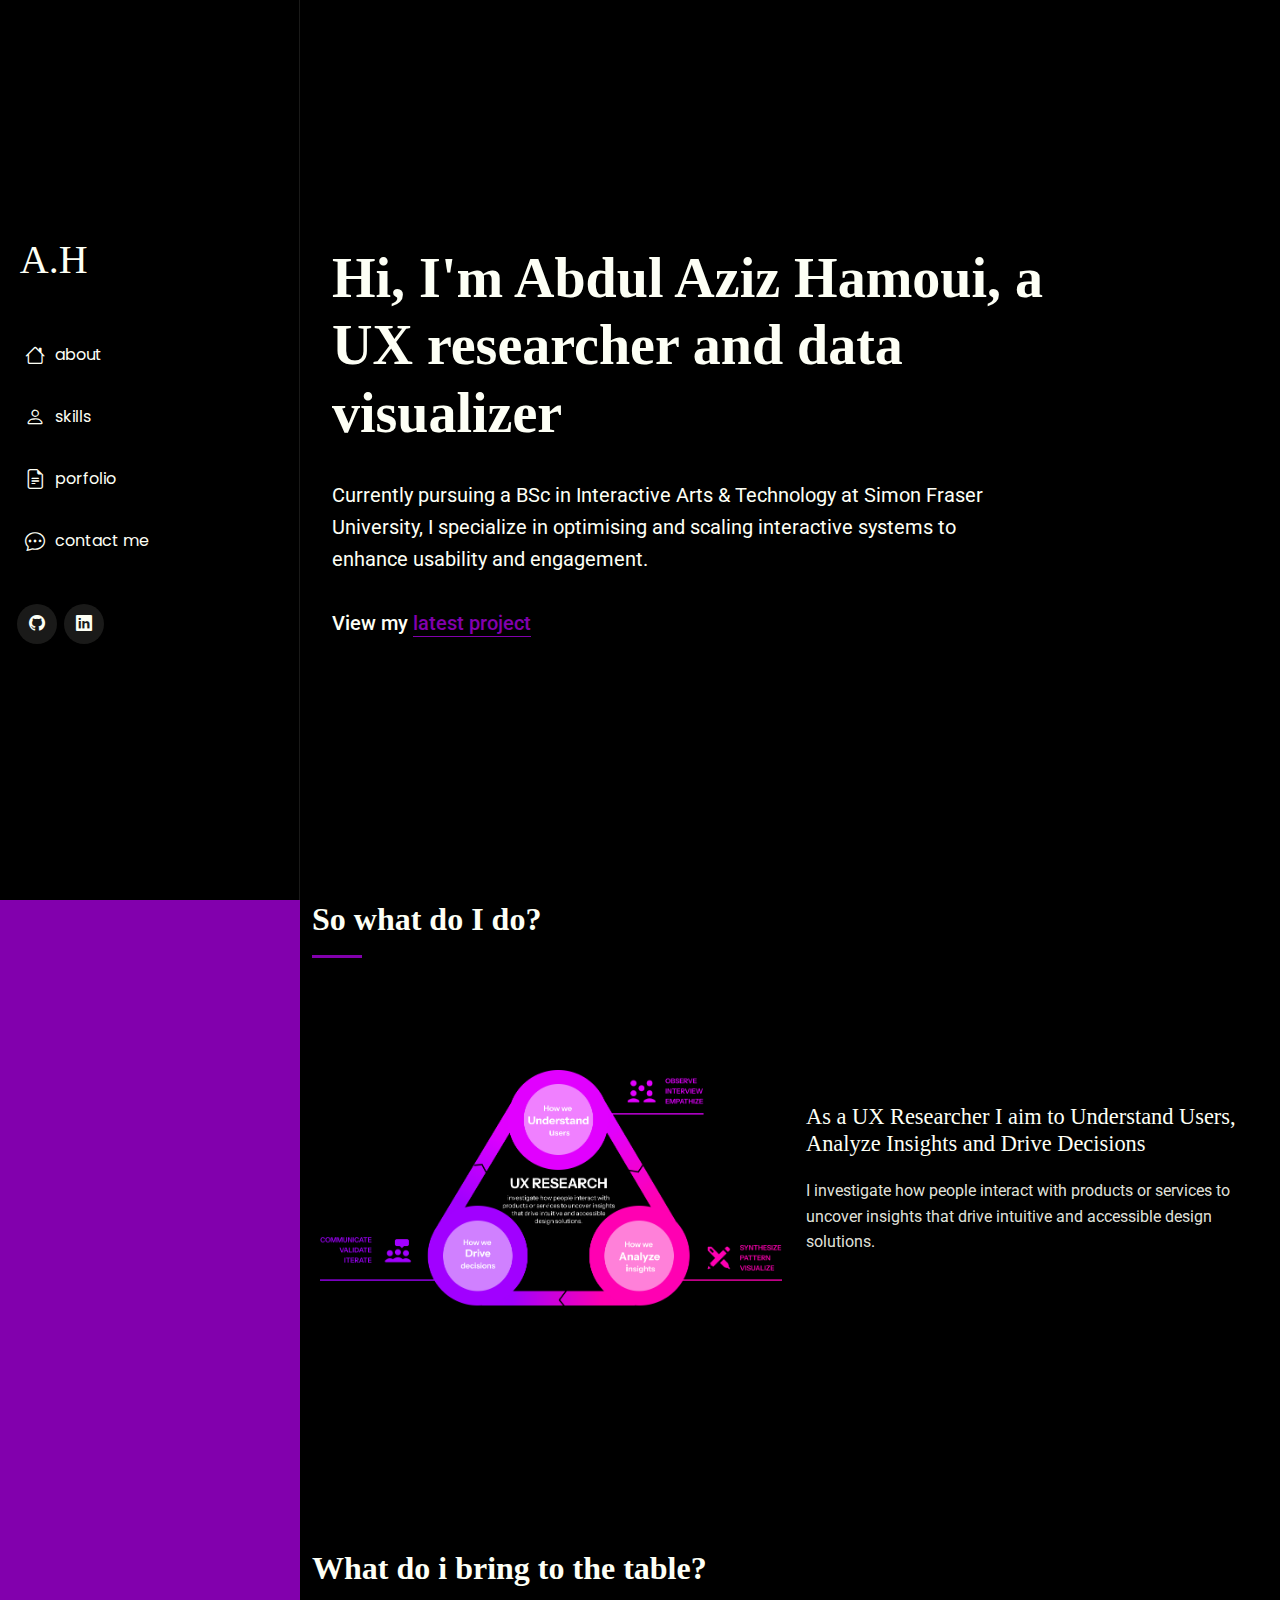
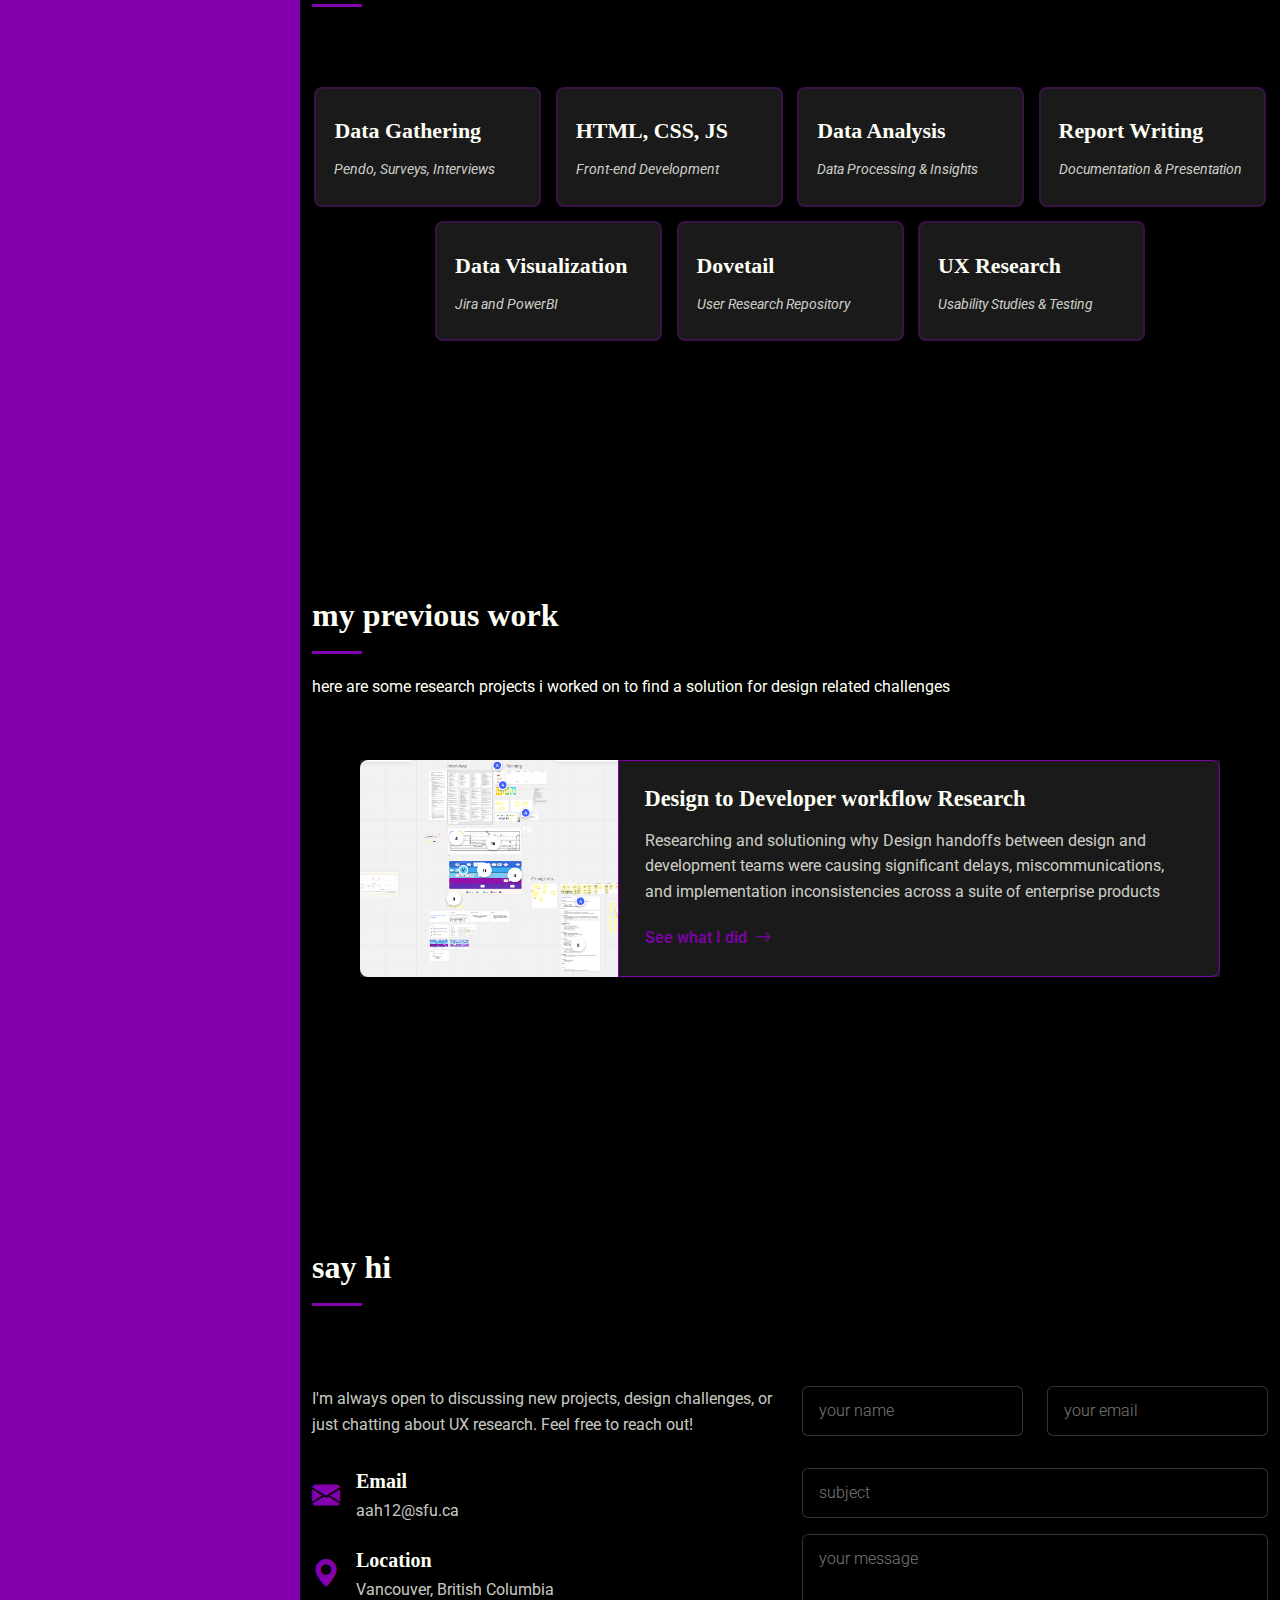
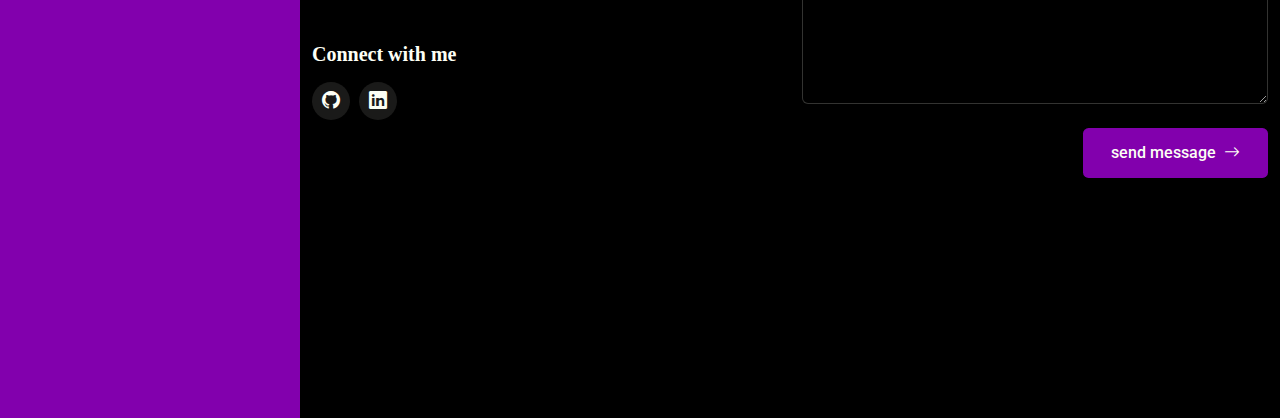
<file: index.html>
<!DOCTYPE html>
<html lang="en">

<head>
  <meta charset="utf-8">
  <meta content="width=device-width, initial-scale=1.0" name="viewport">
  <title>P3: Portfolio</title>

  <link href="https://fonts.googleapis.com" rel="preconnect">
  <link href="https://fonts.gstatic.com" rel="preconnect" crossorigin>
  <link href="https://fonts.googleapis.com/css2?family=Roboto:ital,wght@0,100;0,300;0,400;0,500;0,700;0,900;1,100;1,300;1,400;1,500;1,700;1,900&family=Poppins:ital,wght@0,100;0,200;0,300;0,400;0,500;0,600;0,700;0,800;0,900;1,100;1,200;1,300;1,400;1,500;1,600;1,700;1,800;1,900&family=Raleway:ital,wght@0,100;0,200;0,300;0,400;0,500;0,600;0,700;0,800;0,900;1,100;1,200;1,300;1,400;1,500;1,600;1,700;1,800;1,900&display=swap" rel="stylesheet">

  <!-- Bootstrap CSS Files -->
  <link href="assets/templatefiles/bootstrap/css/bootstrap.min.css" rel="stylesheet">
  <link href="assets/templatefiles/bootstrap-icons/bootstrap-icons.css" rel="stylesheet">

  <link href="assets/css/main.css" rel="stylesheet">

</head>

<body class="index-page">

  <header id="header" class="header dark-background d-flex flex-column">
    <span class="header-toggle d-xl-none bi bi-list"></span>

    <div>
      <a href="index.html#hero"><h1 class="sitename">A.H</h1></a>
  </div>

    <nav id="navmenu" class="navmenu">
      <ul>
        <li><a href="#about" class="active"><span class="bi bi-house navicon"></span>about</a></li>
        <li><a href="#skills"><span class="bi bi-person navicon"></span> skills</a></li>
        <li><a href="#portfolio"><span class="bi bi-file-earmark-text navicon"></span> porfolio</a></li>
        <li><a href="#contact"><span class="bi bi-chat-dots navicon"></span> contact me</a></li>
      </ul>
    </nav>

    <div class="social-links">
      <a href="https://github.com/ZizoHamoui" target="_blank" class="github"><i class="bi bi-github"></i></a>
      <a href="https://www.linkedin.com/in/abdul-aziz-hamoui-52ab751a4/" target="_blank" class="linkedin"><i class="bi bi-linkedin"></i></a>
    </div>

  </header>

  <main class="main">

   <!-- Hero Section -->
<section id="hero" class="hero section dark-background">

  <div class="container hero-container" data-aos="fade-up" data-aos-delay="100">
    <div class="hero-content">
      <h1 class="hero-headline">Hi, I'm Abdul Aziz Hamoui, a UX researcher and data visualizer</h1>
      
      <p class="hero-bio">Currently pursuing a BSc in Interactive Arts & Technology at Simon Fraser University, 
      I specialize in optimising and scaling interactive systems to enhance usability and engagement.</p>
      
      <p class="hero-position">View my <a href="portfolio-details.html" class="company-link">latest project</a></p>
    </div>
  </div>
</section><!-- /Hero Section -->

   <!-- About Section -->
<section id="about" class="about section dark-background">

  <!-- Section Title -->
  <div class="container section-title" data-aos="fade-up">
    <h2>So what do I do?</h2>
  </div><!-- End Section Title -->

  <div class="container">
    <div class="about-content">
      <div class="about-img-container">
        <div class="about-img">
          <img src="assets/img/hero-bg.png" alt="Diagram of ux research" height="400" width="700">
        </div>
      </div>

      <div class="about-text-container">
        <div class="about-descr">
          <h3>As a UX Researcher I aim to Understand Users, Analyze Insights and Drive Decisions </h3>
          <p class="separator">
            I investigate how people interact with products or services to uncover insights that drive 
            intuitive and accessible design solutions.
          </p>
        </div>
      </div>
    </div>
  </div>

</section>
<!-- /About Section -->
 
<!-- Skills Section -->
<section id="skills" class="skills section dark-background">

  <!-- Section Title -->
  <div class="container section-title" data-aos="fade-up">
    <h2>What do i bring to the table?</h2>
  </div><!-- End Section Title -->

  <div class="container" data-aos="fade-up" data-aos-delay="100">
    <div class="skills-tabs">
      <div class="skills-tabs-row">
        <div class="skill-tab" tabindex="0">
          <span class="skill-name">Data Gathering</span>
          <span class="skill-details">Pendo, Surveys, Interviews</span>
        </div>
        <div class="skill-tab" tabindex="0">
          <span class="skill-name">HTML, CSS, JS</span>
          <span class="skill-details">Front-end Development</span>
        </div>
        <div class="skill-tab" tabindex="0">
          <span class="skill-name">Data Analysis</span>
          <span class="skill-details">Data Processing & Insights</span>
        </div>
        <div class="skill-tab" tabindex="0">
          <span class="skill-name">Report Writing</span>
          <span class="skill-details">Documentation & Presentation</span>
        </div>
      </div>
      
      <div class="skills-tabs-row">
        <div class="skill-tab" tabindex="0">
          <span class="skill-name">Data Visualization</span>
          <span class="skill-details">Jira and PowerBI</span>
        </div>
        <div class="skill-tab" tabindex="0">
          <span class="skill-name">Dovetail</span>
          <span class="skill-details">User Research Repository</span>
        </div>
        <div class="skill-tab" tabindex="0">
          <span class="skill-name">UX Research</span>
          <span class="skill-details">Usability Studies & Testing</span>
        </div>
      </div>
    </div>
  </div>

</section><!-- /Skills Section -->

   <!-- Portfolio Section -->
<section id="portfolio" class="portfolio section dark-background">

  <!-- Section Title -->
  <div class="container section-title" data-aos="fade-up">
    <h2>my previous work</h2>
    <p>here are some research projects i worked on to find a solution for design related challenges</p>
  </div><!-- End Section Title -->

  <div class="container">
    <div class="row gy-4" data-aos="fade-up" data-aos-delay="200">

      <!-- Portfolio Item -->
      <div class="col-12 portfolio-item">
        <div class="portfolio-content">
          <div class="portfolio-image">
            <img src="assets/img/portfolio/MainImage.png" alt="Portfolio Item" height="400" width="700">
          </div>
          <div class="portfolio-info">
            <h3>Design to Developer workflow Research</h3>
            <p>Researching and solutioning why Design handoffs between design and development teams were causing 
              significant delays, miscommunications, and implementation inconsistencies across a suite of enterprise products</p>
            <a href="portfolio-details.html" class="details-link">See what I did <i class="bi bi-arrow-right"></i></a>
          </div>
        </div>
      </div><!-- End Portfolio Item -->

    </div><!-- End Row -->
  </div>

</section><!-- End Portfolio Section -->

<section id="contact" class="section dark-background">

  <!-- Section Title -->
  <div class="container section-title" data-aos="fade-up">
    <h2>say hi</h2>
  </div><!-- End Section Title -->

  <div class="container" data-aos="fade-up" data-aos-delay="100">
    <div class="row">
      <div class="col-lg-6">
        <div class="contact-info">
          <p class="contact-intro">I'm always open to discussing new projects, design challenges, or just chatting about UX research. Feel free to reach out!</p>
          
          <div class="contact-method">
            <i class="bi bi-envelope-fill"></i>
            <div>
              <h3>Email</h3>
              <p>aah12@sfu.ca</p>
            </div>
          </div>
          
          <div class="contact-method">
            <i class="bi bi-geo-alt-fill"></i>
            <div>
              <h3>Location</h3>
              <p>Vancouver, British Columbia</p>
            </div>
          </div>
          
          <div class="contact-social">
            <h3>Connect with me</h3>
            <div class="social-links">
              <a href="https://github.com/ZizoHamoui" target="_blank" class="github"><i class="bi bi-github"></i></a>
              <a href="https://www.linkedin.com/in/abdul-aziz-hamoui-52ab751a4/" target="_blank" class="linkedin"><i class="bi bi-linkedin"></i></a>
            </div>
          </div>
        </div>
      </div>
      
      <div class="col-lg-6">
        <form class="contact-form" action="#" method="POST">
          <div class="row">
            <div class="col-md-6 form-group">
              <label for="name" class="visually-hidden">Your Name</label>
              <input type="text" name="name" class="form-control" id="name" placeholder="your name">
            </div>
            <div class="col-md-6 form-group mt-3 mt-md-0">
              <label for="email" class="visually-hidden">Your Email</label>
              <input type="email" class="form-control" name="email" id="email" placeholder="your email">
            </div>
          </div>
          <div class="form-group mt-3">
            <label for="subject" class="visually-hidden">Subject</label>
            <input type="text" class="form-control" name="subject" id="subject" placeholder="subject">
          </div>
          <div class="form-group mt-3">
            <label for="message" class="visually-hidden">Your Message</label>
            <textarea class="form-control" name="message" id="message" rows="5" placeholder="your message"></textarea>
          </div>
          <div class="form-submit mt-4">
            <button type="submit" class="submit-btn">send message <i class="bi bi-arrow-right"></i></button>
          </div>
        </form>
      </div>
    </div>
  </div>

</section>

  </main>

  <!-- Scroll Top -->
  <a href="#" id="scroll-top" class="scroll-top d-flex align-items-center justify-content-center"><i class="bi bi-arrow-up-short"></i></a>

  <!-- Preloader -->
  <div id="preloader"></div>

  <!-- template JS Files -->
  <script src="assets/templatefiles/bootstrap/js/bootstrap.bundle.min.js"></script>
  <script src="assets/templatefiles/aos/aos.js"></script>
  <script src="assets/templatefiles/typed.js/typed.umd.js"></script>
  <script src="assets/templatefiles/purecounter/purecounter_vanilla.js"></script>
  <script src="assets/templatefiles/waypoints/noframework.waypoints.js"></script>
  <script src="assets/templatefiles/glightbox/js/glightbox.min.js"></script>
  <script src="assets/templatefiles/imagesloaded/imagesloaded.pkgd.min.js"></script>
  <script src="assets/templatefiles/isotope-layout/isotope.pkgd.min.js"></script>
  <script src="assets/templatefiles/swiper/swiper-bundle.min.js"></script>

  <!-- Main JS File -->
  <script src="assets/js/main.js"></script>

</body>

</html>
</file>
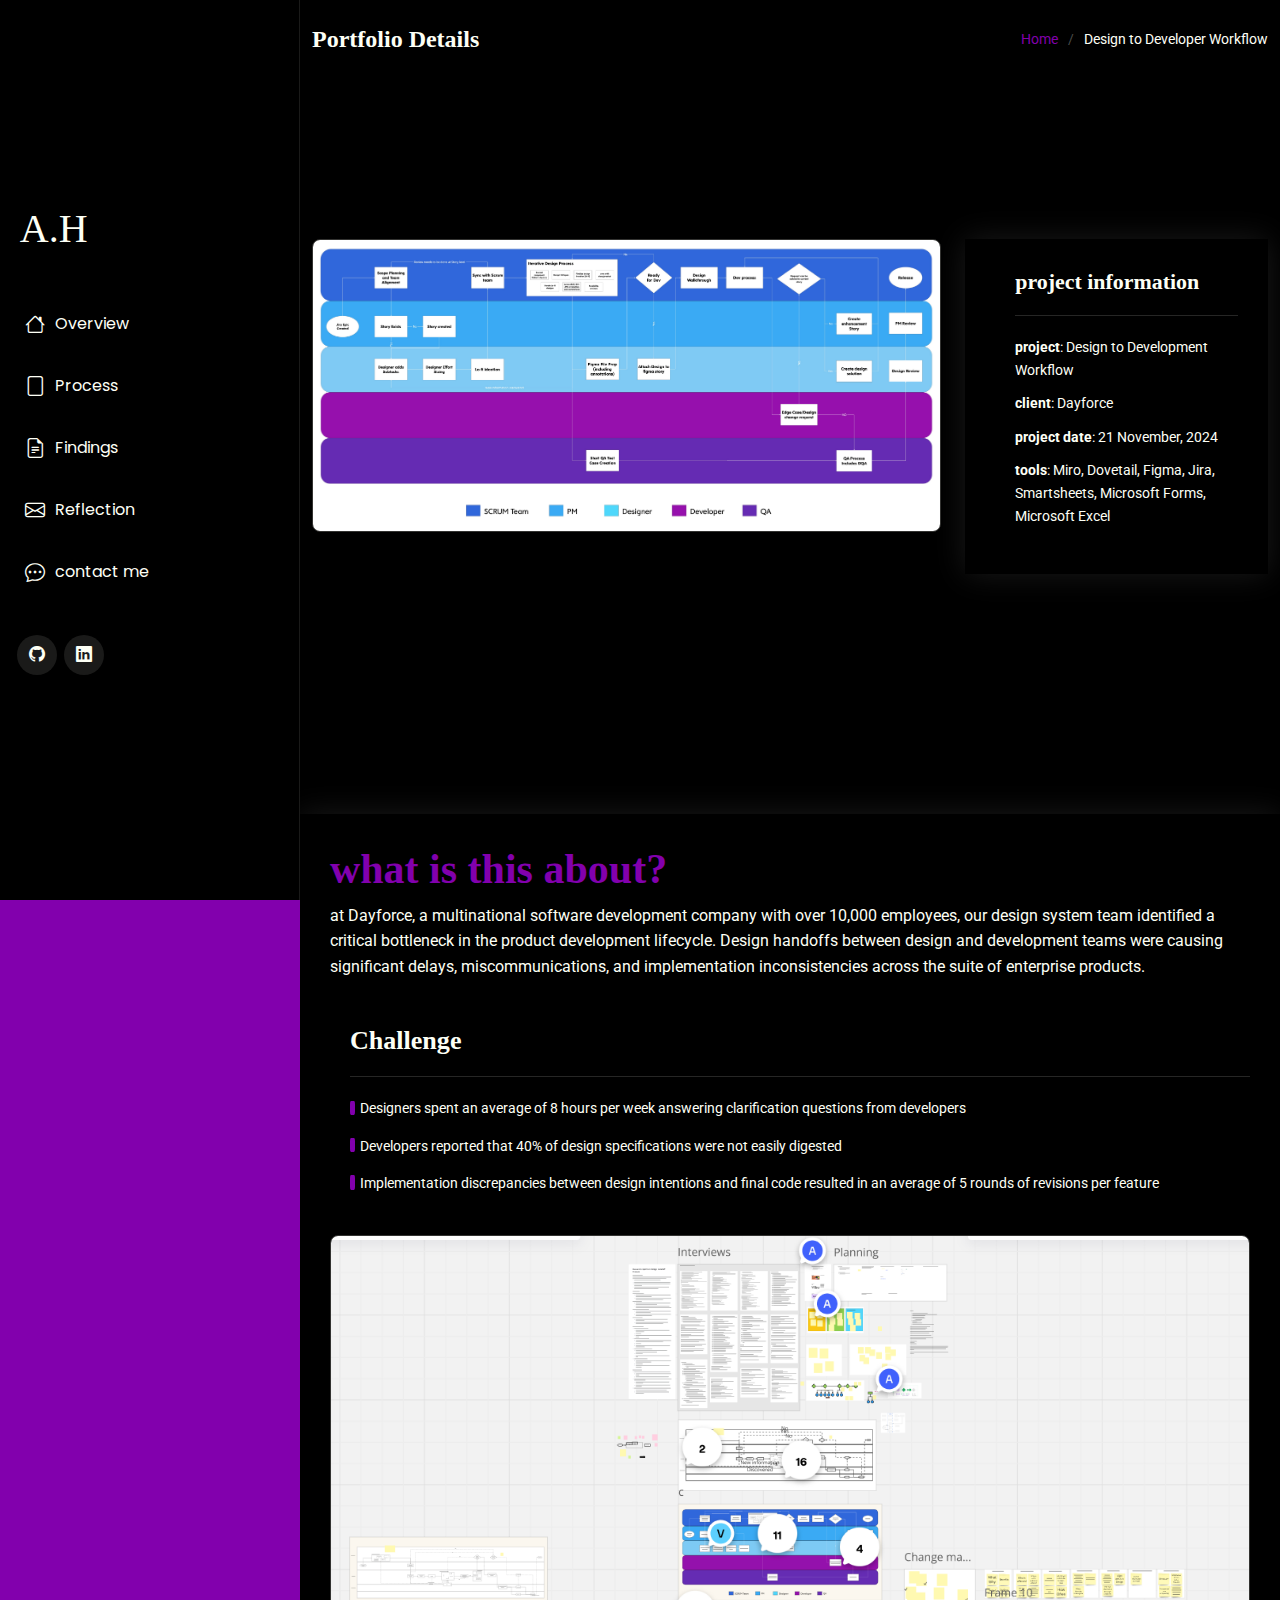
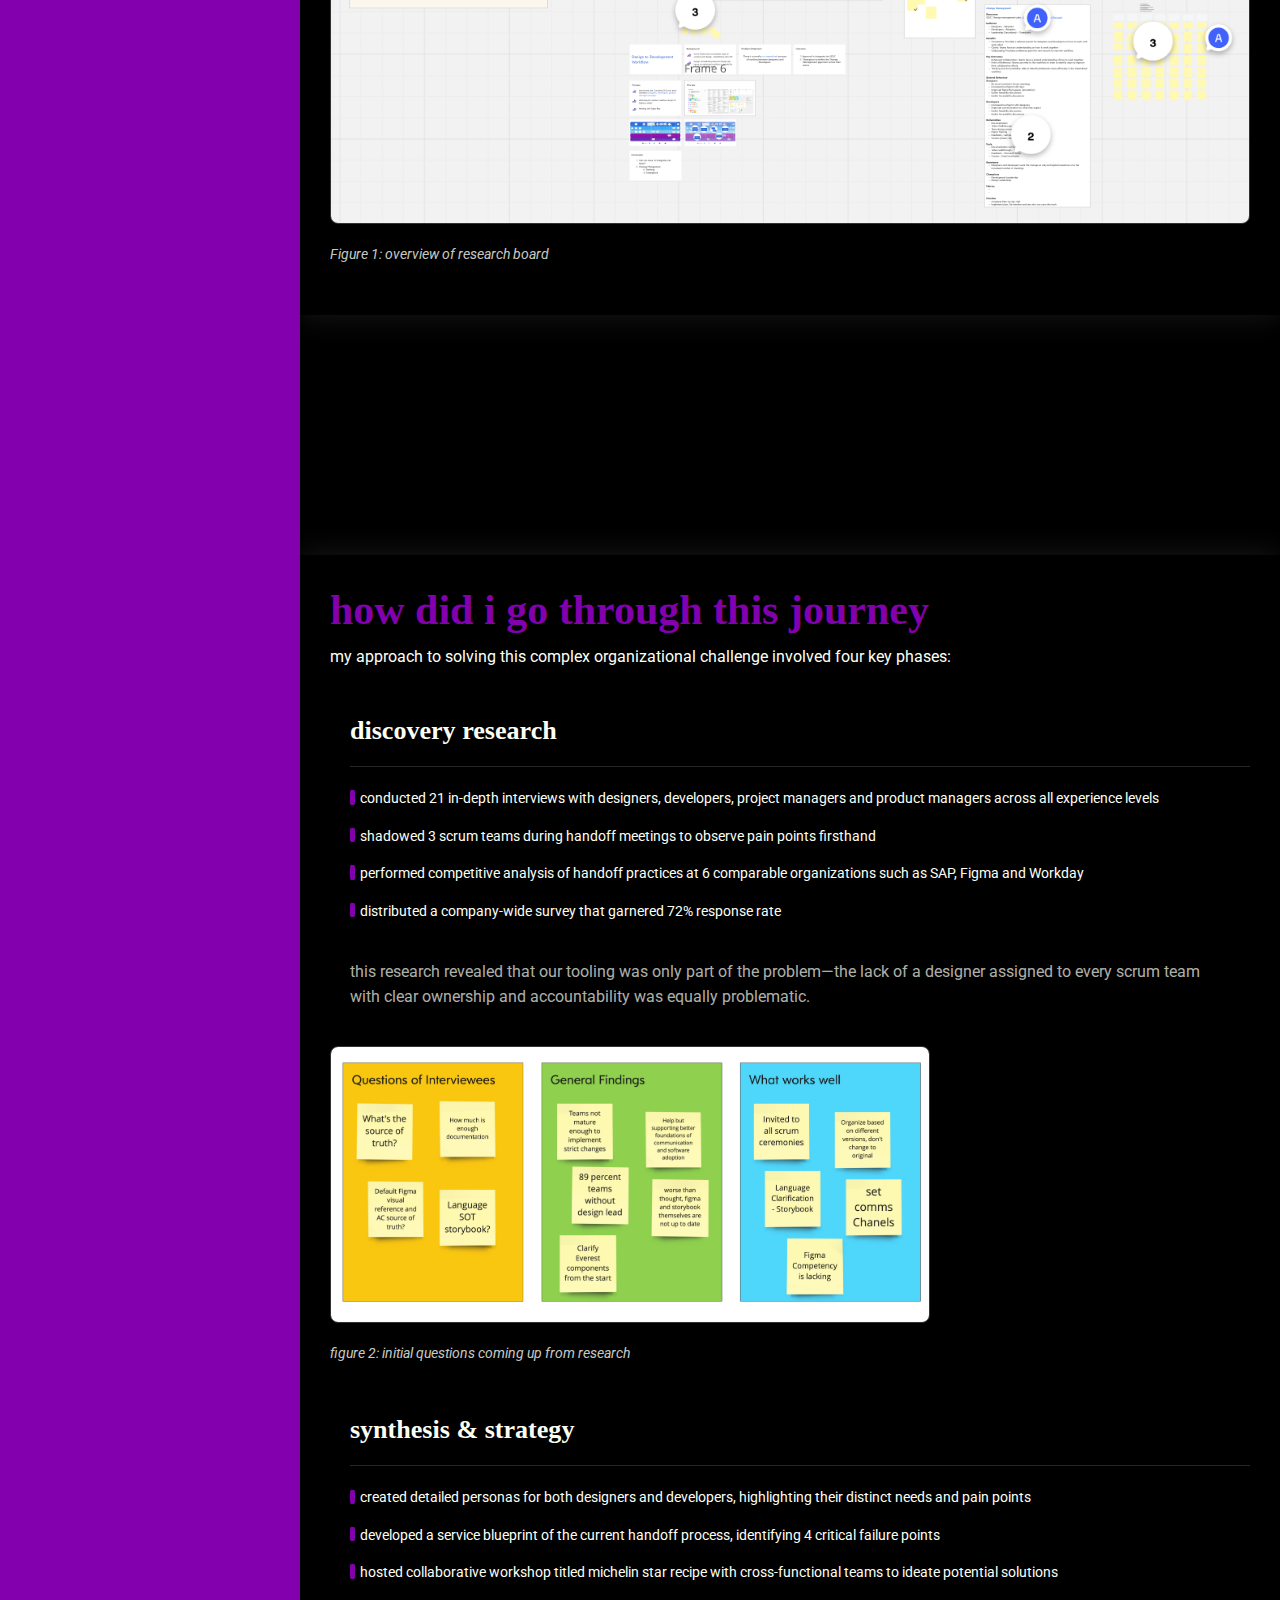
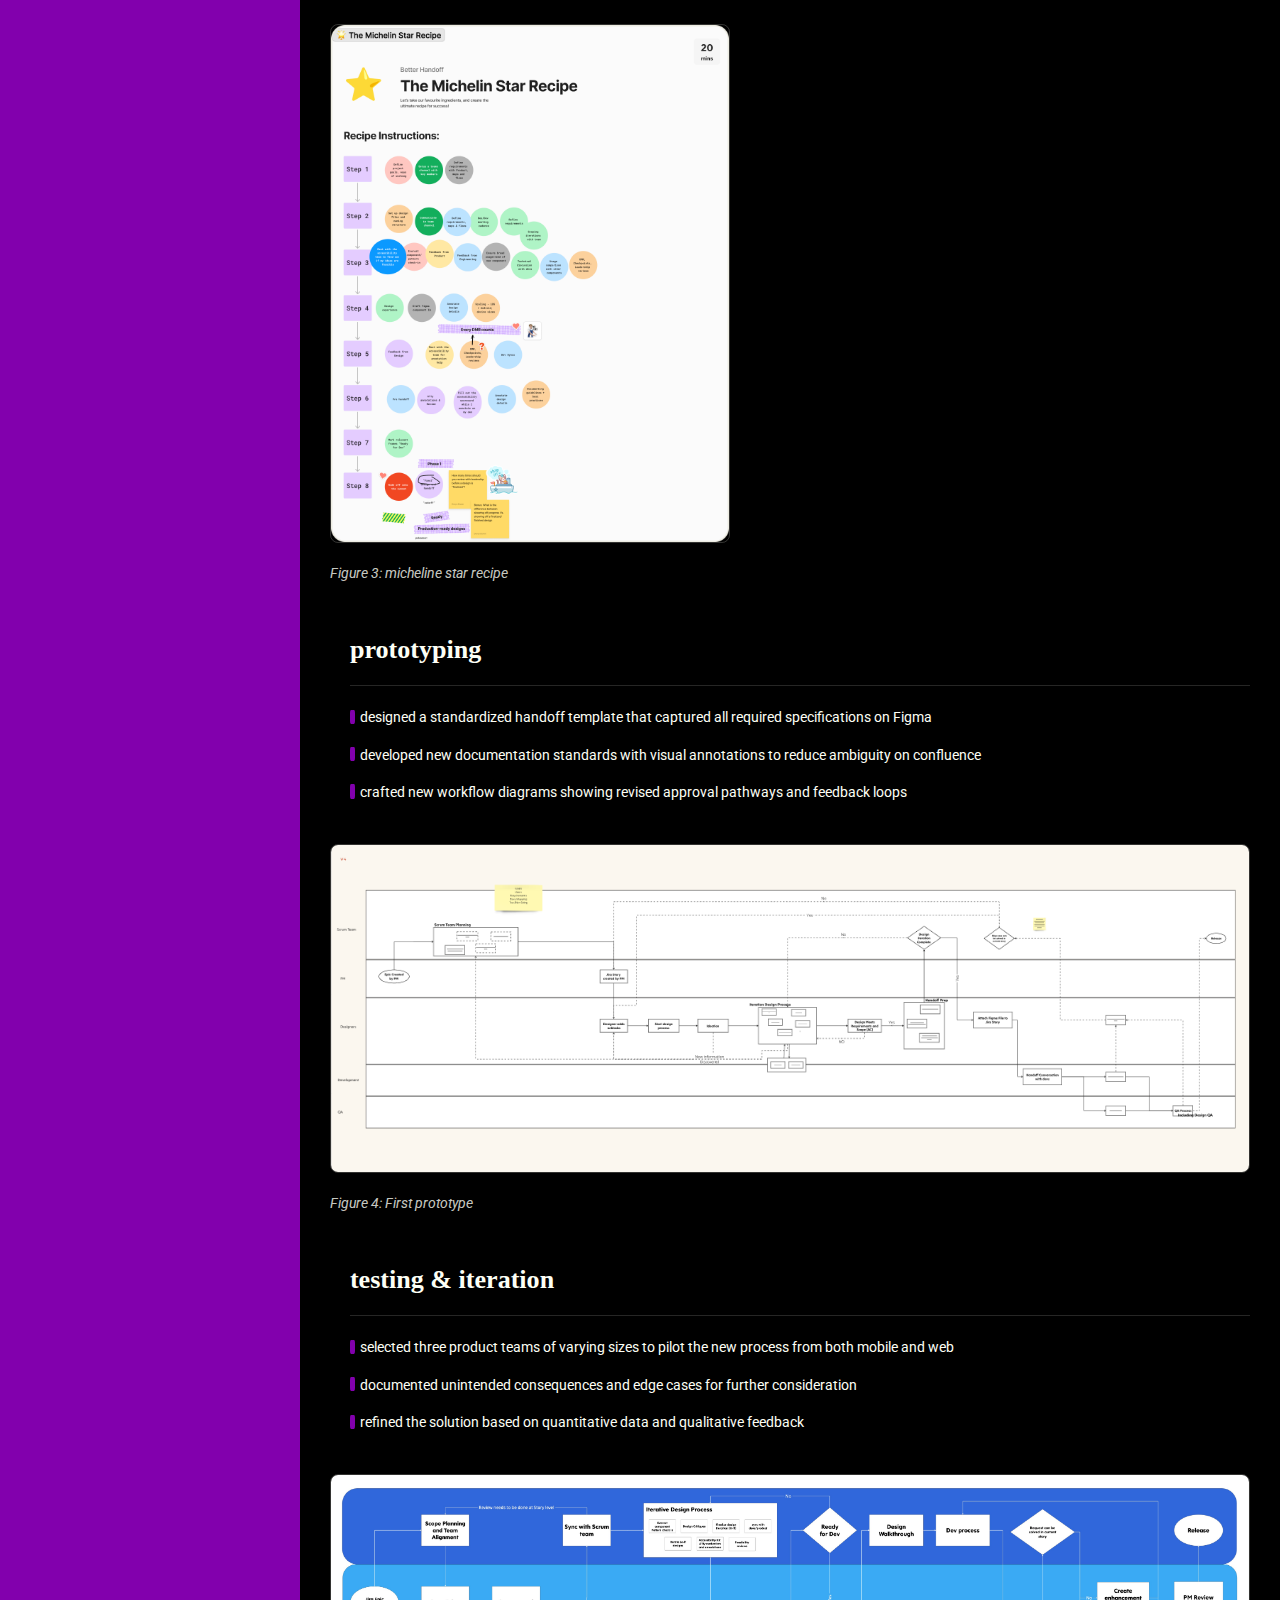
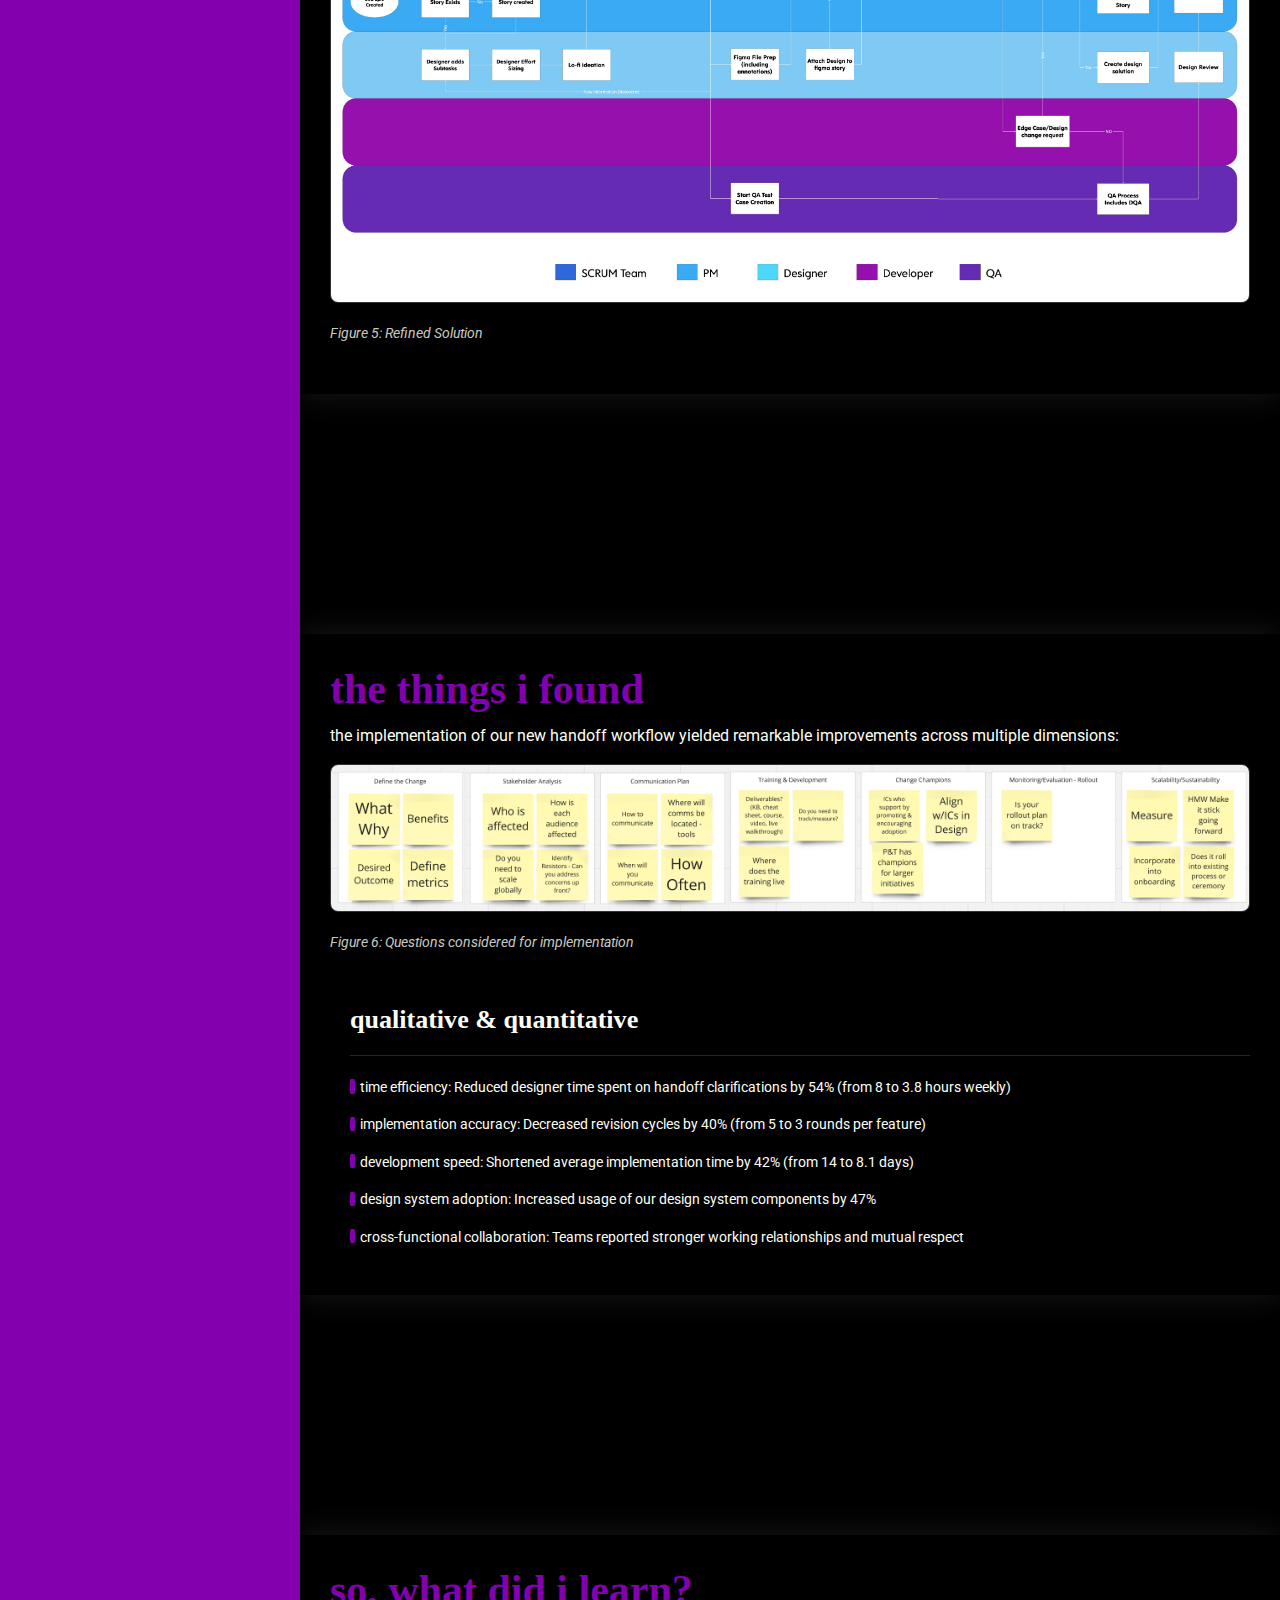
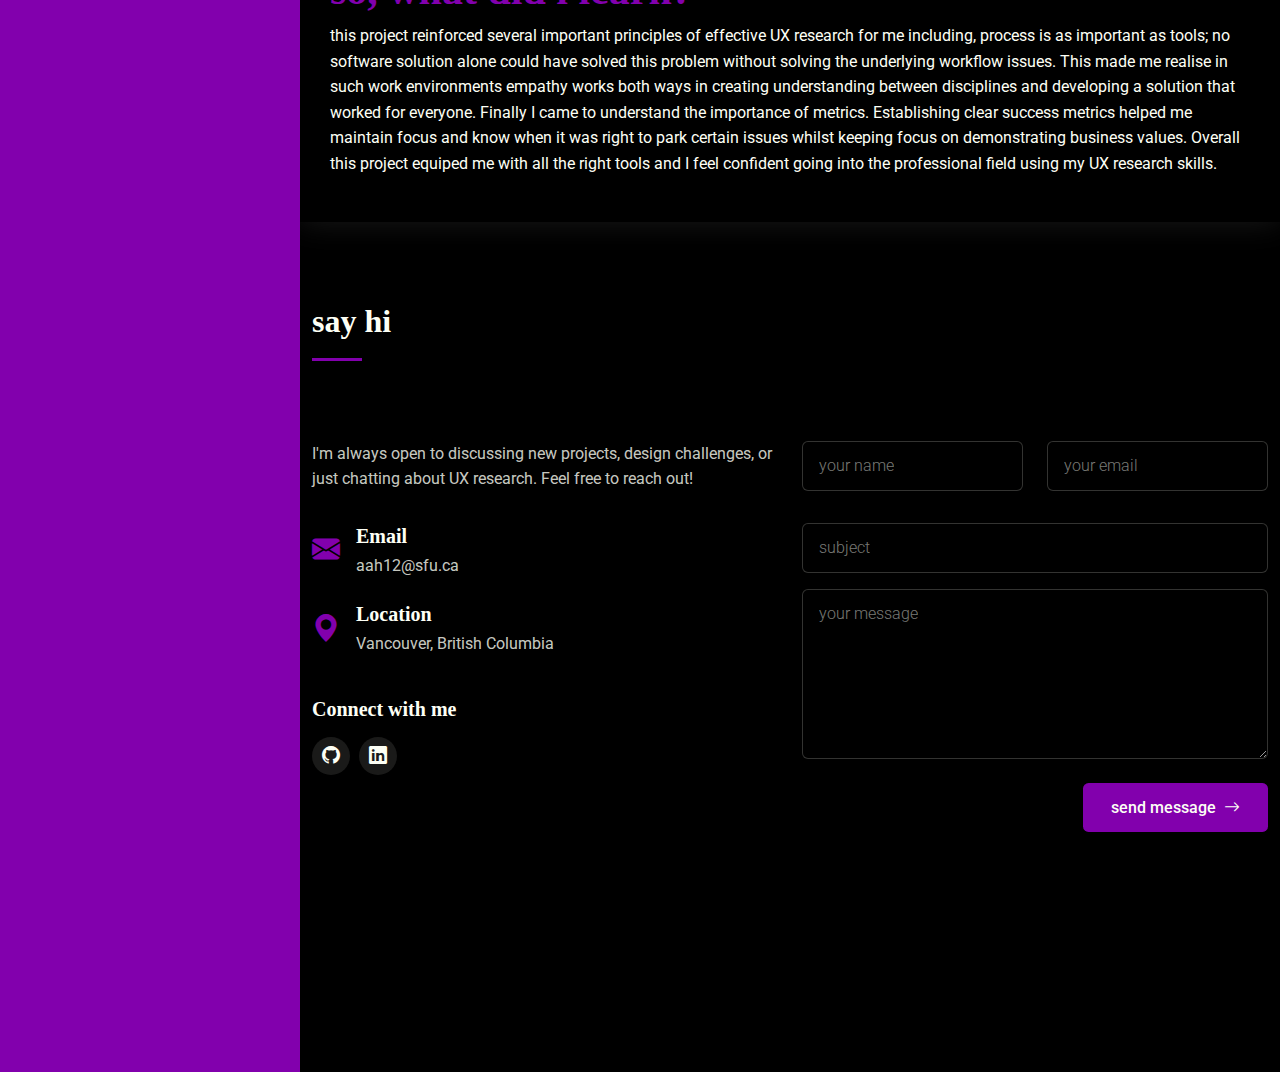
<file: portfolio-details.html>
<!DOCTYPE html>
<html lang="en">

<head>
  <meta charset="utf-8">
  <meta content="width=device-width, initial-scale=1.0" name="viewport">
  <title>P3: Portfolio</title>

  <link href="https://fonts.googleapis.com" rel="preconnect">
  <link href="https://fonts.gstatic.com" rel="preconnect" crossorigin>
  <link href="https://fonts.googleapis.com/css2?family=Roboto:ital,wght@0,100;0,300;0,400;0,500;0,700;0,900;1,100;1,300;1,400;1,500;1,700;1,900&family=Poppins:ital,wght@0,100;0,200;0,300;0,400;0,500;0,600;0,700;0,800;0,900;1,100;1,200;1,300;1,400;1,500;1,600;1,700;1,800;1,900&family=Raleway:ital,wght@0,100;0,200;0,300;0,400;0,500;0,600;0,700;0,800;0,900;1,100;1,200;1,300;1,400;1,500;1,600;1,700;1,800;1,900&display=swap" rel="stylesheet">

  <!-- Bootstrap CSS Files -->
  <link href="assets/templatefiles/bootstrap/css/bootstrap.min.css" rel="stylesheet">
  <link href="assets/templatefiles/bootstrap-icons/bootstrap-icons.css" rel="stylesheet">

  <link href="assets/css/main.css" rel="stylesheet">

</head>

<body class="index-page">

  <header id="header" class="header dark-background d-flex flex-column">
    <span class="header-toggle d-xl-none bi bi-list"></span>

    <div>
      <a href="index.html#hero"><h1 class="sitename">A.H</h1></a>
  </div>

    <nav id="navmenu" class="navmenu">
      <ul>
        <li><a href="#overview" class="active"><i class="bi bi-house navicon"></i>Overview</a></li>
        <li><a href="#process"><i class="bi bi-file navicon"></i> Process</a></li>
        <li><a href="#findings"><i class="bi bi-file-earmark-text navicon"></i> Findings</a></li>
        <li><a href="#reflection"><i class="bi bi-envelope navicon"></i> Reflection</a></li>
        <li><a href="#contact"><span class="bi bi-chat-dots navicon"></span> contact me</a></li>
      </ul>
    </nav>

    <div class="social-links">
      <a href="https://github.com/ZizoHamoui" target="_blank" class="github"><i class="bi bi-github"></i></a>
      <a href="https://www.linkedin.com/in/abdul-aziz-hamoui-52ab751a4/" target="_blank" class="linkedin"><i class="bi bi-linkedin"></i></a>
    </div>

  </header>

  <main class="main">

    <div class="page-title dark-background">
      <div class="container d-lg-flex justify-content-between align-items-center">
        <h1 class="mb-2 mb-lg-0">Portfolio Details</h1>
        <nav class="breadcrumbs">
          <ol>
            <li><a href="index.html">Home</a></li>
            <li class="current">Design to Developer Workflow</li>
          </ol>
        </nav>
      </div>
    </div>

    <!-- Portfolio Details Section -->
    <section id="portfolio-details" class="portfolio-details section dark-background">
      <div class="container" data-aos="fade-up" data-aos-delay="100">
        <div class="row gy-4">
          <div class="col-lg-8">
            <img src="assets/img/portfolio/finalflow.jpg" alt="Image of finalised workflow" height="400" width="800" class="responsive-image">
          </div>
          
          <div class="col-lg-4">
            <div class="portfolio-info" data-aos="fade-up" data-aos-delay="200">
              <h3>project information</h3>
              <ul>
                <li><strong>project</strong>: Design to Development Workflow</li>
                <li><strong>client</strong>: Dayforce</li>
                <li><strong>project date</strong>: 21 November, 2024</li>
                <li><strong>tools</strong>: Miro, Dovetail, Figma, Jira, Smartsheets, Microsoft Forms, Microsoft Excel</li>
              </ul>
            </div>
          </div>
        </div>
      </div>
    </section>

    <section id="overview" class="portfolio-details section dark-background">

      <!-- Section Title -->
      <div class="portfolio-info" data-aos="fade-up">
        <h2>what is this about?</h2>
        <p>at Dayforce, a multinational software development company with over 10,000 employees, our design system team identified a 
          critical bottleneck in the product development lifecycle. Design handoffs between design and development teams were causing 
          significant delays, miscommunications, and implementation inconsistencies across the suite of enterprise products.</p>
          <div class="portfolio-description" data-aos="fade-up">
            <h3>Challenge</h3>
            <ul>
              <li>Designers spent an average of 8 hours per week answering clarification questions from developers</li>
              <li>Developers reported that 40% of design specifications were not easily digested</li>
              <li>Implementation discrepancies between design intentions and final code resulted in an average of 5 rounds of revisions per feature</li>
            </ul>
            <img src="assets/img/portfolio/MainImage.png" alt="Overall image of whiteboarding" class="responsive-image" height="400" width="1200">
            <span class="image-caption">Figure 1: overview of research board</span>
          </div>
      </div>

    </section>

    <section id="process" class="portfolio-details section dark-background">

      <!-- Section Title -->
      <div class="portfolio-info" data-aos="fade-up">
        <h2>how did i go through this journey</h2>
        <p>my approach to solving this complex organizational challenge involved four key phases:</p>

          <div class="portfolio-description" data-aos="fade-up">
            <h3>discovery research</h3>
            <ul>
              <li>conducted 21 in-depth interviews with designers, developers, project managers and product managers across all experience levels</li>
              <li>shadowed 3 scrum teams during handoff meetings to observe pain points firsthand</li>
              <li>performed competitive analysis of handoff practices at 6 comparable organizations such as SAP, Figma and Workday</li>
              <li>distributed a company-wide survey that garnered 72% response rate</li>
            </ul>
            <p>this research revealed that our tooling was only part of the problem—the lack of a designer assigned to every scrum team with clear ownership and accountability was equally problematic.</p>
            <img src="assets/img/portfolio/researchfindings.jpg" alt="Discovery Research Findings" class="responsive-image" height="400" width="600">
            <span class="image-caption">figure 2: initial questions coming up from research</span>
          </div>

          <div class="portfolio-description" data-aos="fade-up">
            <h3>synthesis & strategy</h3>
            <ul>
              <li>created detailed personas for both designers and developers, highlighting their distinct needs and pain points</li>
              <li>developed a service blueprint of the current handoff process, identifying 4 critical failure points</li>
              <li>hosted collaborative workshop titled michelin star recipe with cross-functional teams to ideate potential solutions</li>
            </ul>
            <img src="assets/img/portfolio/michelin.png" alt="Photo of the michelin star workshop criteria" class="responsive-image" height="1200" width="400">
            <span class="image-caption">Figure 3: micheline star recipe</span>
          </div><div class="portfolio-description" data-aos="fade-up">
            <h3>prototyping</h3>
            <ul>
              <li>designed a standardized handoff template that captured all required specifications on Figma</li>
              <li>developed new documentation standards with visual annotations to reduce ambiguity on confluence</li>
              <li>crafted new workflow diagrams showing revised approval pathways and feedback loops</li>
            </ul>
            <img src="assets/img/portfolio/firstflow.png" alt="Initial design of the workflow" class="responsive-image" height="400" width="1200">
            <span class="image-caption">Figure 4: First prototype</span>
          </div>
          <div class="portfolio-description" data-aos="fade-up">
            <h3>testing & iteration</h3>
            <ul>
              <li>selected three product teams of varying sizes to pilot the new process from both mobile and web</li>
              <li>documented unintended consequences and edge cases for further consideration</li>
              <li>refined the solution based on quantitative data and qualitative feedback</li>
            </ul>
            <img src="assets/img/portfolio/finalflow.jpg" alt="Final design of the workflow" class="responsive-image" height="400" width="1200">
            <span class="image-caption">Figure 5: Refined Solution</span>
          </div>
        </div>
    </section>

    <section id="findings" class="portfolio-details section dark-background">
      <div class="portfolio-info" data-aos="fade-up">
        <h2>the things i found</h2>
        <p>the implementation of our new handoff workflow yielded remarkable improvements across multiple dimensions:</p>
        <img src="assets/img/portfolio/Plan.png" alt="Discovery Research Findings" class="responsive-image" height="400" width="1200">
        <span class="image-caption">Figure 6: Questions considered for implementation</span>
          <div class="portfolio-description" data-aos="fade-up">
              <h3>qualitative & quantitative</h3>
              <ul>
                <li>time efficiency: Reduced designer time spent on handoff clarifications by 54% (from 8 to 3.8 hours weekly)</li>
                <li>implementation accuracy: Decreased revision cycles by 40% (from 5 to 3 rounds per feature)</li>
                <li>development speed: Shortened average implementation time by 42% (from 14 to 8.1 days)</li>
                <li>design system adoption: Increased usage of our design system components by 47%</li>
                <li>cross-functional collaboration: Teams reported stronger working relationships and mutual respect</li>
              </ul>
           </div>
        </div>
    </section>

    <section id="reflection" class="portfolio-details section dark-background">
      <div class="portfolio-info" data-aos="fade-up">
        <h2>so, what did i learn?</h2>
        <p>this project reinforced several important principles of effective UX research for me including, process is as important as tools; no software
          solution alone could have solved this problem without solving the underlying workflow issues. This made me realise in such work environments
          empathy works both ways in creating understanding between disciplines and developing a solution that worked for everyone. Finally I came to
          understand the importance of metrics. Establishing clear success metrics helped me maintain focus and know when it was right to park certain issues
          whilst keeping focus on demonstrating business values. Overall this project equiped me with all the right tools and I feel confident going into 
          the professional field using my UX research skills.
        </p>
      </div>
    </section>

    <section id="contact" class="section dark-background">

      <!-- Section Title -->
      <div class="container section-title" data-aos="fade-up">
        <h2>say hi</h2>
      </div><!-- End Section Title -->
    
      <div class="container" data-aos="fade-up" data-aos-delay="100">
        <div class="row">
          <div class="col-lg-6">
            <div class="contact-info">
              <p class="contact-intro">I'm always open to discussing new projects, design challenges, or just chatting about UX research. Feel free to reach out!</p>
              
              <div class="contact-method">
                <i class="bi bi-envelope-fill"></i>
                <div>
                  <h3>Email</h3>
                  <p>aah12@sfu.ca</p>
                </div>
              </div>
              
              <div class="contact-method">
                <i class="bi bi-geo-alt-fill"></i>
                <div>
                  <h3>Location</h3>
                  <p>Vancouver, British Columbia</p>
                </div>
              </div>
              
              <div class="contact-social">
                <h3>Connect with me</h3>
                <div class="social-links">
                  <a href="https://github.com/ZizoHamoui" target="_blank" class="github"><i class="bi bi-github"></i></a>
                  <a href="https://www.linkedin.com/in/abdul-aziz-hamoui-52ab751a4/" target="_blank" class="linkedin"><i class="bi bi-linkedin"></i></a>
                </div>
              </div>
            </div>
          </div>
          
          <div class="col-lg-6">
            <form class="contact-form" action="#" method="POST">
              <div class="row">
                <div class="col-md-6 form-group">
                  <label for="name" class="visually-hidden">Your Name</label>
                  <input type="text" name="name" class="form-control" id="name" placeholder="your name">
                </div>
                <div class="col-md-6 form-group mt-3 mt-md-0">
                  <label for="email" class="visually-hidden">Your Email</label>
                  <input type="email" class="form-control" name="email" id="email" placeholder="your email">
                </div>
              </div>
              <div class="form-group mt-3">
                <label for="subject" class="visually-hidden">Subject</label>
                <input type="text" class="form-control" name="subject" id="subject" placeholder="subject">
              </div>
              <div class="form-group mt-3">
                <label for="message" class="visually-hidden">Your Message</label>
                <textarea class="form-control" name="message" id="message" rows="5" placeholder="your message"></textarea>
              </div>
              <div class="form-submit mt-4">
                <button type="submit" class="submit-btn">send message <i class="bi bi-arrow-right"></i></button>
              </div>
            </form>
          </div>
        </div>
      </div>
    
    </section>

  </main>

  <!-- Scroll Top -->
  <a href="#" id="scroll-top" class="scroll-top d-flex align-items-center justify-content-center"><i class="bi bi-arrow-up-short"></i></a>

  <!-- Preloader -->
  <div id="preloader"></div>

  <!-- template JS Files -->
  <script src="assets/templatefiles/bootstrap/js/bootstrap.bundle.min.js"></script>
  <script src="assets/templatefiles/aos/aos.js"></script>
  <script src="assets/templatefiles/typed.js/typed.umd.js"></script>
  <script src="assets/templatefiles/purecounter/purecounter_vanilla.js"></script>
  <script src="assets/templatefiles/waypoints/noframework.waypoints.js"></script>
  <script src="assets/templatefiles/glightbox/js/glightbox.min.js"></script>
  <script src="assets/templatefiles/imagesloaded/imagesloaded.pkgd.min.js"></script>
  <script src="assets/templatefiles/isotope-layout/isotope.pkgd.min.js"></script>
  <script src="assets/templatefiles/swiper/swiper-bundle.min.js"></script>


  <!-- Main JS File -->
  <script src="assets/js/main.js"></script>

</body>

</html>
</file>
<file: assets/css/main.css>
/* Used Claude to replace px with rem since I initially used px which allows me to be more precise 
with the values parameter used: changed all px into rem taking into consideration 16px as a default device value */

/*--------------------------------------------------------------
# Font & Color Variables
--------------------------------------------------------------*/
/* colors */
:root {
  --default-font: "Roboto", system-ui, -apple-system, "Segoe UI", Roboto, "Helvetica Neue", Arial, "Noto Sans", "Liberation Sans", sans-serif, "Apple Color Emoji", "Segoe UI Emoji", "Segoe UI Symbol", "Noto Color Emoji";
  --heading-font: "Recife", serif;
  --nav-font: "Poppins", sans-serif;
}

:root { 
  --background-color: #8200ad;
  --default-color: #fdfff5;
  --heading-color: #fdfff5;
  --accent-color: #8200ad;
  --surface-color: #8200ad;
  --contrast-color: #fdfff5;
}

:root {
  --nav-color: #fdfff5; 
  --nav-hover-color: #fdfff5; 
  --nav-mobile-background-color: #8200ad;
}

.light-background {
  --background-color: #b200ed;
  --surface-color: #b200ed;
}

.dark-background {
  --background-color: #000000;
  --default-color: #fdfff5;
  --heading-color: #fdfff5;
  --surface-color: #000000;
  --contrast-color: #fdfff5;
}

:root {
  scroll-behavior: smooth;
}

/*--------------------------------------------------------------
# General Styling
--------------------------------------------------------------*/
body {
  color: var(--default-color);
  background-color: var(--background-color);
  font-family: var(--default-font);
  line-height: 1.6;
  font-size: 1rem;
  margin: 0;
  padding: 0;
}

a {
  color: var(--accent-color);
  text-decoration: none;
  transition: color 0.3s ease;
}

a:hover,
a:focus {
  color: color-mix(in srgb, var(--accent-color), transparent 25%);
  text-decoration: none;
}

a:focus-visible {
  outline: 0.125rem solid var(--accent-color);
  outline-offset: 0.125rem;
}

h1,
h2,
h3,
h4,
h5,
h6 {
  color: var(--heading-color);
  font-family: var(--heading-font);
  margin-top: 0;
  line-height: 1.2;
}

ul, ol {
  padding-left: 2rem;
  margin-top: 0;
}

img {
  max-width: 100%;
  height: auto;
}

/*--------------------------------------------------------------
# Global Header
--------------------------------------------------------------*/
.header {
  color: var(--default-color);
  background-color: var(--background-color);
  position: fixed;
  top: 0;
  left: 0;
  bottom: 0;
  padding: 0 0.9375rem;
  width: 18.75rem;
  transition: all ease-in-out 0.3s;
  overflow-y: auto;
  z-index: 997;
  border-right: 1px solid color-mix(in srgb, var(--default-color), transparent 90%);
  
  display: flex;
  flex-direction: column;
  justify-content: center;
  gap: 2rem;
}

.header .logo {
  line-height: 1;
  margin-bottom: 0.9rem;
}

.header .logo img {
  max-height: 2rem;
  margin-right: 0.5rem;
}

.header .logo h1 {
  font-size: 1.5rem;
  margin: 0;
  font-weight: 700;
  color: var(--heading-color);
}

.header .social-links {
  margin: 0 0 1.25rem 0;
  text-align: left;
}

.header .social-links a {
  font-size: 1rem;
  display: inline-flex;
  align-items: center;
  justify-content: center;
  background: color-mix(in srgb, var(--default-color), transparent 90%);
  color: var(--default-color);
  margin: 0 0.1rem;
  border-radius: 50%;
  text-align: center;
  width: 2.5rem;
  height: 2.5rem;
  transition: 0.3s;
}

.header .social-links a:hover,
.header .social-links a:focus {
  color: var(--contrast-color);
  background: var(--accent-color);
  transform: scale(1.05);
}

@media (min-width: 75rem) {
  .header~main {
    margin-left: 18.75rem;
  }
}

@media (max-width: 75rem) {
  .header {
    left: -100%;
  }
}

.header.header-show {
  left: 0;
}

.header .header-toggle {
  color: var(--contrast-color);
  background-color: var(--accent-color);
  font-size: 1.375rem;
  display: flex;
  align-items: center;
  justify-content: center;
  width: 2.5rem;
  height: 2.5rem;
  border-radius: 50%;
  border: none;
  cursor: pointer;
  position: fixed;
  top: 0.9375rem;
  right: 0.9375rem;
  z-index: 9999;
  transition: background-color 0.3s;
}

.header .header-toggle:hover,
.header .header-toggle:focus {
  color: var(--contrast-color);
  background-color: color-mix(in srgb, var(--accent-color) 90%, white 15%);
}

.header .header-toggle:focus-visible {
  outline: 0.125rem solid var(--contrast-color);
  outline-offset: 0.125rem;
}

/*--------------------------------------------------------------
# Navigation Menu
--------------------------------------------------------------*/
.sitename {
  margin-top: 0;
  margin-left: 0.3rem;
  text-align: left;
}

.mobile-nav-toggle {
  display: none;
}

.navmenu {
  padding: 0;
  z-index: 9997;
}

.navmenu ul {
  list-style: none;
  padding: 0;
  margin: 0;
}

.navmenu a,
.navmenu a:focus {
  color: var(--nav-color);
  padding: 0.9375rem 0.625rem;
  font-family: var(--nav-font);
  font-size: 1rem;
  font-weight: 400;
  display: flex;
  align-items: center;
  white-space: nowrap;
  transition: 0.3s;
  width: 100%;
}

.navmenu a .navicon,
.navmenu a:focus .navicon {
  font-size: 1.25rem;
  margin-right: 0.625rem;
}

.navmenu a:hover,
.navmenu .active,
.navmenu .active:focus,
.navmenu a:focus {
  color: var(--accent-color);
  cursor: pointer;
}

.navmenu a:hover .navicon,
.navmenu .active .navicon,
.navmenu .active:focus .navicon,
.navmenu a:focus .navicon {
  color: var(--accent-color);
}

.navmenu a:focus-visible {
  outline: 0.125rem solid var(--accent-color);
  outline-offset: 0.125rem;
  background-color: rgba(255, 255, 255, 0.05);
}

/*--------------------------------------------------------------
# Global Footer
--------------------------------------------------------------*/
.footer {
  color: var(--default-color);
  background-color: var(--background-color);
  font-size: 0.875rem;
  padding: 2.5rem 0;
  position: relative;
  border-top: 1px solid color-mix(in srgb, var(--default-color), transparent 90%);
}

.footer .copyright p {
  margin-bottom: 0;
}

.footer .credits {
  margin-top: 0.25rem;
  font-size: 0.8125rem;
  text-align: center;
}

/*--------------------------------------------------------------
# Preloader
--------------------------------------------------------------*/
#preloader {
  position: fixed;
  inset: 0;
  z-index: 999999;
  overflow: hidden;
  background: var(--background-color);
  transition: all 0.6s ease-out;
}

#preloader:before {
  content: "";
  position: fixed;
  top: calc(50% - 1.875rem);
  left: calc(50% - 1.875rem);
  border: 0.375rem solid #ffffff;
  border-color: var(--accent-color) transparent var(--accent-color) transparent;
  border-radius: 50%;
  width: 3.75rem;
  height: 3.75rem;
  animation: animate-preloader 1.5s linear infinite;
}

@keyframes animate-preloader {
  0% {
    transform: rotate(0deg);
  }

  100% {
    transform: rotate(360deg);
  }
}

/*--------------------------------------------------------------
# Scroll Top Button
--------------------------------------------------------------*/
.scroll-top {
  position: fixed;
  visibility: hidden;
  opacity: 0;
  right: 0.9375rem;
  bottom: -0.9375rem;
  z-index: 99999;
  background-color: var(--accent-color);
  width: 2.75rem;
  height: 2.75rem;
  border-radius: 3.125rem;
  transition: all 0.4s;
}

.scroll-top i {
  font-size: 1.5rem;
  color: var(--contrast-color);
  line-height: 0;
}

.scroll-top:hover,
.scroll-top:focus {
  background-color: color-mix(in srgb, var(--accent-color), transparent 20%);
  color: var(--contrast-color);
}

.scroll-top:focus-visible {
  outline: 0.125rem solid var(--contrast-color);
  outline-offset: 0.125rem;
}

.scroll-top.active {
  visibility: visible;
  opacity: 1;
  bottom: 0.9375rem;
}

/*--------------------------------------------------------------
# Disable aos animation delay on mobile devices
--------------------------------------------------------------*/
@media screen and (max-width: 48rem) {
  [data-aos-delay] {
    transition-delay: 0 !important;
  }
}

/*--------------------------------------------------------------
# Global Page Titles & Breadcrumbs
--------------------------------------------------------------*/
.page-title {
  color: var(--default-color);
  background-color: var(--background-color);
  padding: 1.5625rem 0;
  position: relative;
}

.page-title h1 {
  font-size: 1.5rem;
  font-weight: 700;
}

.page-title .breadcrumbs ol {
  display: flex;
  flex-wrap: wrap;
  list-style: none;
  padding: 0;
  margin: 0;
  font-size: 0.875rem;
  font-weight: 400;
}

.page-title .breadcrumbs ol li+li {
  padding-left: 0.625rem;
}

.page-title .breadcrumbs ol li+li::before {
  content: "/";
  display: inline-block;
  padding-right: 0.625rem;
  color: color-mix(in srgb, var(--default-color), transparent 70%);
}

/*--------------------------------------------------------------
# Global Sections
--------------------------------------------------------------*/
section,
.section {
  color: var(--default-color);
  background-color: var(--background-color);
  padding-top: 3.75;
  padding-bottom: 15rem;
  overflow: clip;
}

/*--------------------------------------------------------------
# Global Section Titles
--------------------------------------------------------------*/
.section-title {
  padding-bottom: 3.75rem;
  position: relative;
}

.section-title h2 {
  font-size: 2rem;
  font-weight: 700;
  margin-bottom: 1.25rem;
  padding-bottom: 1.25rem;
  position: relative;
}

.section-title h2:after {
  content: "";
  position: absolute;
  display: block;
  width: 3.125rem;
  height: 0.1875rem;
  background: var(--accent-color);
  left: 0;
  bottom: 0;
}

.section-title p {
  margin-bottom: 0;
}

/*--------------------------------------------------------------
# Hero Section (Updated)
--------------------------------------------------------------*/
.hero {
  width: 100%;
  min-height: 100vh;
  position: relative;
  padding: 3.75rem 0;
  display: flex;
  align-items: center;
  justify-content: flex-start;
}

.hero img {
  position: absolute;
  inset: 0;
  display: block;
  width: 100%;
  height: 100%;
  object-fit: cover;
  z-index: 1;
}

.hero:before {
  content: "";
  background: color-mix(in srgb, var(--background-color), transparent 70%);
  position: absolute;
  inset: 0;
  z-index: 2;
}

.hero-container {
  position: relative;
  z-index: 3;
  padding-left: 2rem;
  max-width: 1000px;
}

.hero-content {
  max-width: 85%;
}

.hero-headline {
  font-size: 3.5rem;
  font-weight: 700;
  line-height: 1.2;
  margin-bottom: 2rem;
  color: var(--heading-color);
  font-family: var(--heading-font);
}

.hero-bio {
  font-size: 1.25rem;
  color: var(--default-color);
  margin-bottom: 2rem;
  line-height: 1.6;
  max-width: 85%;
}

.hero-position {
  font-size: 1.25rem;
  font-weight: 500;
  margin-top: 1.5rem;
}

.hero-position .company-link {
  color: var(--accent-color);
  text-decoration: none;
  border-bottom: 0.1rem solid var(--accent-color);
  padding-bottom: 0.1rem;
  transition: all 0.3s ease;
}

.hero-position .company-link:hover {
  color: color-mix(in srgb, var(--accent-color), white 20%);
  border-bottom-color: color-mix(in srgb, var(--accent-color), white 20%);
}

/* Responsive adjustments */
@media (max-width: 61.5rem) {
  .hero-headline {
    font-size: 2.8rem;
  }
  
  .hero-content,
  .hero-bio {
    max-width: 100%;
  }
}

@media (max-width: 48rem) {
  .hero-headline {
    font-size: 2.2rem;
  }
  
  .hero-bio,
  .hero-position {
    font-size: 1.1rem;
  }
  
  .hero-container {
    padding-left: 1rem;
  }
}

/*--------------------------------------------------------------
# About Section (Updated)
--------------------------------------------------------------*/
.about .about-content {
  margin-top: 2rem;
  display: flex;
  flex-wrap: wrap;
  justify-content: space-between;
  align-items: center; /* Centers items vertically */
}

.about-img-container {
  width: 50%;
  padding: 0 0.5rem;
  display: flex;
  align-items: center;
}

.about-text-container {
  width: 50%;
  padding: 0 1rem;
  display: flex;
  align-items: center;
}

.about .about-img {
  position: relative;
  overflow: hidden;
  border-radius: 0.5rem;
  box-shadow: 0 0.625rem 1.5625rem rgba(0, 0, 0, 0.2);
  width: 100%;
}

.about .about-img img {
  width: 100%;
  height: auto;
  display: block;
  transition: transform 0.4s ease;
}

.about .about-descr {
  width: 100%;
  display: flex;
  flex-direction: column;
  justify-content: center;
}

.about h3 {
  width: 100%;
  margin-bottom: 1.25rem;
  text-align: left;
  font-size: 1.4rem;
  color: var(--heading-color);
}

.about .about-descr .separator {
  width: 100%;
  margin-bottom: 1.25rem;
  text-align: left;
  line-height: 1.6;
  color: color-mix(in srgb, var(--default-color), transparent 10%);
}

/* Responsive adjustments */
@media (max-width: 61.25rem){
  .about .about-content {
    flex-direction: column;
  }
  
  .about-img-container,
  .about-text-container {
    width: 100%;
    padding: 0 0.5rem;
  }
  
  .about-img-container {
    margin-bottom: 2rem;
  }
  
  .about h3 {
    font-size: 1.25rem;
  }
}

@media (max-width: 48rem){
  .about .about-descr .separator {
    font-size: 0.95rem;
  }
}

/*--------------------------------------------------------------
# Skills Section (Tabs Layout)
--------------------------------------------------------------*/
.skills-tabs {
  width: 100%;
  display: flex;
  flex-direction: column;
  gap: 0.9;
}

.skills-tabs-row {
  display: flex;
  justify-content: center;
  gap: 0.9rem;
  margin-bottom: 0.9rem;
}

.skills-tabs-row.centered-row {
  justify-content: center;
  max-width: 80%;
  margin: 1rem auto 0;
}

.skill-tab {
  background-color: color-mix(in srgb, var(--background-color), #fff 10%);
  border: 0.125rem solid color-mix(in srgb, var(--accent-color), transparent 70%);
  border-radius: 0.5rem;
  padding: 0.9rem 1.125rem;
  width: calc(25% - 0.75rem);
  height: 7.5rem;
  display: flex;
  flex-direction: column;
  justify-content: center;
  cursor: pointer;
  transition: all 0.3s ease;
  position: relative;
  overflow: hidden;
}

.skill-tab:before {
  content: "";
  position: absolute;
  left: 0;
  bottom: 0;
  height: 0.25rem;
  width: 100%;
  background-color: var(--accent-color);
  transform: scaleX(0);
  transform-origin: left;
  transition: transform 0.3s ease;
}

.skill-tab:hover, .skill-tab:focus {
  border-color: var(--accent-color);
  box-shadow: 0 0.3rem 0.9rem rgba(130, 0, 173, 0.2);
  outline: none;
}

.skill-tab:hover:before, .skill-tab:focus:before {
  transform: scaleX(1);
}

.skill-tab .skill-name {
  font-family: var(--heading-font);
  font-size: 1.37rem;
  font-weight: 600;
  color: var(--heading-color);
  margin-bottom: 0.62rem;
}

.skill-tab .skill-details {
  font-size: 0.875rem;
  color: color-mix(in srgb, var(--default-color), transparent 20%);
  font-style: italic;
}

/* Responsive styles */
@media (max-width: 61.25rem) { 
  .skill-tab {
    padding: 0.75rem 0.9rem;
    height: 6.85rem;
  }
  
  .skill-tab .skill-name {
    font-size: 1.13rem;
  }
}

@media (max-width: 48rem) { 
  .skills-tabs-row, 
  .skills-tabs-row.centered-row {
    flex-direction: column;
    gap: 0.9rem;
    width: 100%;
  }
  
  .skill-tab, 
  .skills-tabs-row.centered-row .skill-tab {
    width: 100%;
    height: auto;
    min-height: 5.6rem;
    flex: auto;
  }
}

/*--------------------------------------------------------------
# Portfolio Section
--------------------------------------------------------------*/
.portfolio-details{
  padding-top: 10rem;
  padding-bottom: 5rem;
}

.portfolio .portfolio-item {
  margin-bottom: 1.9rem;
}

/* Portfolio card container */
.portfolio-content {
  display: flex;
  width: 90%;
  margin: 0 auto;
  background-color: color-mix(in srgb, var(--background-color), #fff 10%);
  overflow: hidden;
  box-shadow: 0 0.3rem 0.9rem rgba(0, 0, 0, 0.2);
  position: relative;
}

/* Image styling */
.portfolio-content .portfolio-image {
  width: 30%;
  position: relative;
  overflow: hidden;
  border-top-left-radius: 0.5rem;
  border-bottom-left-radius: 0.5rem;
}

.portfolio-content .portfolio-image img {
  width: 100%;
  height: 100%;
  object-fit: cover;
  transition: transform 0.3s ease;
}

/* Info section styling */
.portfolio-content .portfolio-info {
  width: 70%;
  padding: 1.6rem;
  display: flex;
  flex-direction: column;
  justify-content: center;
  opacity: 1;
  position: relative;
  color: var(--default-color);
  border: 0.1rem solid var(--accent-color);
  border-bottom-right-radius: 0.5rem;
  border-top-right-radius: 0.5rem;
}

.portfolio-content .portfolio-info h3 {
  font-size: 1.4rem;
  margin-bottom: 0.9rem;
  color: var(--heading-color);
  font-weight: 600;
}

.portfolio-content .portfolio-info p {
  position: relative;
  font-size: 1rem;
  margin-bottom: 1.3rem;
  color: color-mix(in srgb, var(--default-color), transparent 20%);
  line-height: 1.6;
}

.portfolio-content .portfolio-info .details-link {
  display: inline-block;
  color: var(--accent-color);
  font-weight: 500;
  text-decoration: none;
  position: relative;
  transition: all 0.3s ease;
  border-bottom: none;
}

.portfolio-content .portfolio-info .details-link:hover {
  color: color-mix(in srgb, var(--accent-color), white 30%);
}

.portfolio-content .portfolio-info .details-link i {
  margin-left: 0.3rem;
}

/* Hover effects */
.portfolio-content:hover .portfolio-image img {
  transform: scale(1.1);
}

/* Responsive adjustments */
@media (max-width: 61.3rem) {
  .portfolio-content {
    width: 85%;
  }
}

@media (max-width: 48rem) {
  .portfolio-content {
    width: 90%;
    flex-direction: column;
  }
  
  .portfolio-content .portfolio-image,
  .portfolio-content .portfolio-info {
    width: 100%;
  }

   /* Image styling */
.portfolio-content .portfolio-image {
  border-top-left-radius: 0.5rem;
  border-top-right-radius: 0.5rem;
  border-bottom-left-radius: 0rem;
  height: 15.6rem;
}

/* Info section styling */
.portfolio-content .portfolio-info {
  border-bottom-right-radius: 0.5rem;
  border-bottom-left-radius: 0.5rem;
  border-top-right-radius: 0rem;
}
}

/*--------------------------------------------------------------
# Portfolio Details Section
--------------------------------------------------------------*/

.portfolio-details .portfolio-details-slider .swiper-pagination {
  margin-top: 1.25rem;
  position: relative;
}

.portfolio-details .portfolio-details-slider .swiper-pagination .swiper-pagination-bullet {
  width: 0.75rem;
  height: 0.75rem;
  margin-left: 0.625rem;
  background-color: color-mix(in srgb, var(--default-color), transparent 85%);
  opacity: 1;
}

.portfolio-details .portfolio-details-slider .swiper-pagination .swiper-pagination-bullet-active {
  background-color: var(--accent-color);
}

.portfolio-details .portfolio-info {
  padding: 1.87rem;
  box-shadow: 0 0 1.875rem rgba(255, 255, 255, 0.1);
}

.portfolio-details .portfolio-info h3 {
  margin-left: 1.25rem;
  font-size: 1.37rem;
  font-weight: 700;
  margin-bottom: 1.25rem;
  padding-bottom: 1.25rem;
  border-bottom: 0.1rem solid color-mix(in srgb, var(--default-color), transparent 85%);
}

.portfolio-details .portfolio-info h2 {
  color: var(--accent-color);
  font-size: 2.625rem;
  font-weight: 600;
}

.portfolio-details .portfolio-info ul {
  margin-left: 1.25rem;
  list-style: none;
  padding: 0;
  font-size: 0.9rem;
}

.portfolio-details .portfolio-info ul li+li {
  margin-top: 0.65rem;
}

.portfolio-details .portfolio-description ul li {
  position: relative;
  padding-left: 0.65rem;
  margin-bottom: 0.9rem;
}

.portfolio-details .portfolio-description ul li:before {
  content: "";
  position: absolute;
  left: 0;
  top: 0.2rem;
  width: 0.3rem;
  height: 0.9rem;
  border-radius: 20%;
  background-color: var(--accent-color);
}

.portfolio-details .portfolio-description {
  padding-top: 1.85rem;
}

.portfolio-details .portfolio-description h3 {
  font-size: 1.63rem;
  font-weight: 700;
  margin-bottom: 1.25rem;
}

.portfolio-details .portfolio-description p {
  padding: 1.25rem;
  color: color-mix(in srgb, var(--default-color), transparent 30%);
}

.responsive-image {
  max-width: 100%; 
  height: auto; 
  display: block; 
  margin: 0 0 1.25rem 0;
  border-radius: 0.5rem;
  box-shadow: 0 0.25rem 0.625rem rgba(0, 0, 0, 0.2); 
}

.image-caption {
  font-size: 0.85rem;
  font-style: italic;
  margin-top: 0.65rem;
  margin-bottom: 1.25rem;
  color: color-mix(in srgb, var(--default-color), transparent 20%);
  display: block;
}

.portfolio-details .portfolio-description ul + .responsive-image,
.portfolio-details .portfolio-description ul li + .responsive-image {
  margin-top: 2.5rem;
}

@media (max-width: 48rem) {
  .responsive-image {
    margin: 1.25rem 0 0.9375rem 0;
  }
}

.dark-background .responsive-image {
  box-shadow: 0 0.25rem 0.9375rem rgba(0, 0, 0, 0.3);
  border: 0.1rem solid color-mix(in srgb, var(--default-color), transparent 80%);
}

/*--------------------------------------------------------------
# Contact Section
--------------------------------------------------------------*/
.contact-intro {
  margin-bottom: 2rem;
  color: color-mix(in srgb, var(--default-color), transparent 20%);
  font-size: 1rem;
  line-height: 1.6;
}

.contact-method {
  display: flex;
  margin-bottom: 1.5rem;
  align-items: flex-start;
}

.contact-method i {
  font-size: 1.75rem;
  margin-right: 1rem;
  color: var(--accent-color);
  margin-top: 0.3rem;
}

.contact-method h3 {
  font-size: 1.25rem;
  margin: 0 0 0.3rem 0;
  font-weight: 600;
}

.contact-method p {
  margin: 0;
  color: color-mix(in srgb, var(--default-color), transparent 20%);
}

.contact-social {
  margin-top: 2.5rem;
}

.contact-social h3 {
  font-size: 1.25rem;
  margin-bottom: 1rem;
  font-weight: 600;
}

.contact-social .social-links {
  margin-top: 0.625rem;
}

.contact-social .social-links a {
  font-size: 1.125rem;
  display: inline-flex;
  align-items: center;
  justify-content: center;
  background: color-mix(in srgb, var(--default-color), transparent 90%);
  color: var(--default-color);
  margin: 0 0.3rem 0 0;
  border-radius: 50%;
  text-align: center;
  width: 2.375rem;
  height: 2.375rem;
  transition: 0.3s;
}

.contact-social .social-links a:hover,
.contact-social .social-links a:focus {
  color: var(--contrast-color);
  background: var(--accent-color);
  transform: scale(1.05);
}

/* Contact form styles */
.contact-form .form-group {
  margin-bottom: 1rem;
  position: relative;
}

.contact-form label {
  display: block;
  margin-bottom: 0.5rem;
  color: var(--default-color);
  font-weight: 500;
  font-size: 0.875rem;
}

.contact-form .form-control {
  padding: 0.75rem 1rem;
  border-radius: 0.375rem;
  border: 0.1rem solid color-mix(in srgb, var(--default-color), transparent 80%);
  background-color: color-mix(in srgb, var(--surface-color), transparent 20%);
  color: var(--default-color);
  transition: all 0.3s ease;
  width: 100%;
  font-size: 1rem;
}

.contact-form .form-control::placeholder {
  color: color-mix(in srgb, var(--default-color), transparent 40%);
  font-weight: 300;
  opacity: 0.8;
}

.contact-form .form-control:focus {
  border-color: var(--accent-color);
  outline: none;
}

.contact-form textarea.form-control {
  min-height: 10.625rem;
  resize: vertical;
}

.contact-form .submit-btn {
  background-color: var(--accent-color);
  color: var(--contrast-color);
  border: none;
  border-radius: 0.35rem;
  padding: 0.75rem 1.75rem;
  font-size: 1rem;
  font-weight: 500;
  cursor: pointer;
  transition: all 0.3s ease;
  display: inline-flex;
  align-items: center;
}

.contact-form .submit-btn i {
  margin-left: 0.5rem;
  transition: transform 0.3s;
}

.contact-form .submit-btn:hover,
.contact-form .submit-btn:focus {
  background-color: color-mix(in srgb, var(--accent-color), transparent 20%);
  transform: translateY(-2px);
}

.contact-form .submit-btn:hover i,
.contact-form .submit-btn:focus i {
  transform: translateX(5px);
}

.form-submit {
  text-align: right;
}

/* Make the contact form responsive */
@media (max-width: 62rem) {
  .contact-info {
    margin-bottom: 2.5rem;
  }
}

@media (max-width: 48rem) {
  .contact-info {
    text-align: center;
  }
  
  .contact-method {
    flex-direction: column;
    align-items: center;
    text-align: center;
  }
  
  .contact-method i {
    margin-right: 0;
    margin-bottom: 0.625rem;
  }
  
  .form-submit {
    text-align: center;
  }
  
  .contact-form .submit-btn {
    width: 100%;
    justify-content: center;
  }
}

.contact-form .form-control:focus-visible,
.contact-social .social-links a:focus-visible,
.contact-form .submit-btn:focus-visible {
  outline: 0.125rem solid var(--accent-color);
  outline-offset: 0.125rem;
}
</file>
